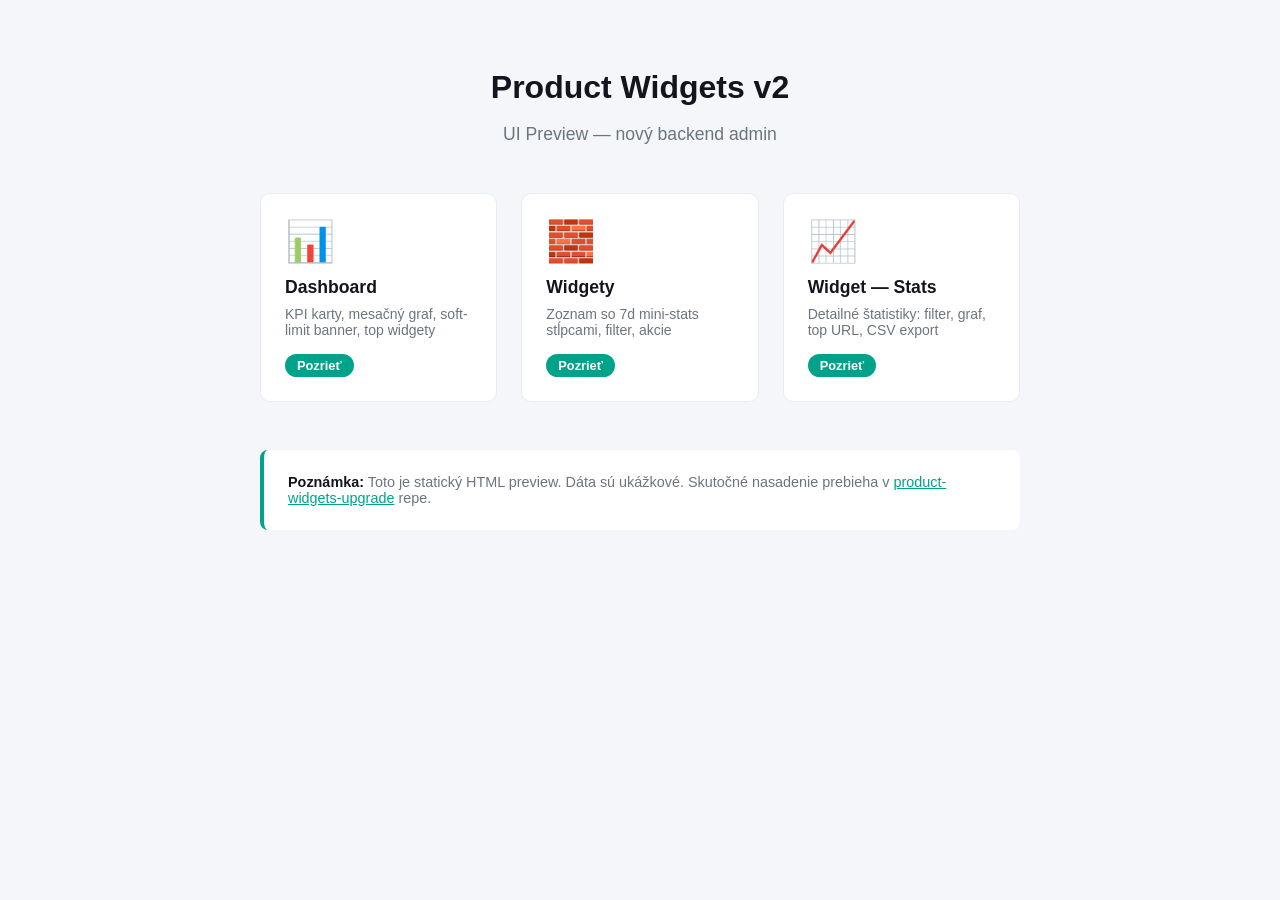
<file: index.html>
<!DOCTYPE html>
<html lang="sk">
<head>
  <meta charset="UTF-8">
  <meta name="viewport" content="width=device-width, initial-scale=1.0">
  <title>Product Widgets v2 — Preview</title>
  <link rel="stylesheet" href="styles.css">
</head>
<body style="background:#f4f6f9; font-family: -apple-system, BlinkMacSystemFont, 'Segoe UI', sans-serif; margin:0; padding: 3rem 1rem;">
  <div style="max-width: 760px; margin: 0 auto;">
    <div style="text-align:center; margin-bottom: 3rem;">
      <h1 style="font-size:2rem; color:#14141f; margin-bottom:0.5rem;">Product Widgets v2</h1>
      <p style="color:#6c757d; font-size:1.1rem;">UI Preview &mdash; nový backend admin</p>
    </div>

    <div style="display:grid; grid-template-columns: 1fr 1fr 1fr; gap: 1.5rem;">

      <a href="dashboard.html" style="text-decoration:none;">
        <div class="preview-card">
          <div class="preview-icon">📊</div>
          <h2>Dashboard</h2>
          <p>KPI karty, mesačný graf, soft-limit banner, top widgety</p>
          <span class="preview-badge">Pozrieť</span>
        </div>
      </a>

      <a href="widgets.html" style="text-decoration:none;">
        <div class="preview-card">
          <div class="preview-icon">🧱</div>
          <h2>Widgety</h2>
          <p>Zoznam so 7d mini-stats stĺpcami, filter, akcie</p>
          <span class="preview-badge">Pozrieť</span>
        </div>
      </a>

      <a href="widget-stats.html" style="text-decoration:none;">
        <div class="preview-card">
          <div class="preview-icon">📈</div>
          <h2>Widget &mdash; Stats</h2>
          <p>Detailné štatistiky: filter, graf, top URL, CSV export</p>
          <span class="preview-badge">Pozrieť</span>
        </div>
      </a>

    </div>

    <div style="margin-top: 3rem; padding: 1.5rem; background:white; border-radius:8px; border-left: 4px solid #00a28a;">
      <p style="margin:0; color:#6c757d; font-size:0.9rem;">
        <strong style="color:#14141f;">Poznámka:</strong> Toto je statický HTML preview. Dáta sú ukážkové.
        Skutočné nasadenie prebieha v
        <a href="https://github.com/GaeltaAgency/product-widgets-upgrade" style="color:#00a28a;">product-widgets-upgrade</a> repe.
      </p>
    </div>
  </div>

  <style>
    .preview-card {
      background: white;
      border-radius: 10px;
      padding: 1.5rem;
      border: 1px solid #e9ecef;
      transition: box-shadow 0.2s, transform 0.2s;
      cursor: pointer;
      color: #14141f;
      height: 100%;
      box-sizing: border-box;
    }
    .preview-card:hover {
      box-shadow: 0 4px 20px rgba(0,0,0,0.1);
      transform: translateY(-2px);
    }
    .preview-icon { font-size: 2.5rem; margin-bottom: 0.75rem; }
    .preview-card h2 { font-size: 1.1rem; margin: 0 0 0.5rem; }
    .preview-card p { color: #6c757d; font-size: 0.875rem; margin: 0 0 1rem; }
    .preview-badge {
      display: inline-block;
      background: #00a28a;
      color: white;
      padding: 0.25rem 0.75rem;
      border-radius: 20px;
      font-size: 0.8rem;
      font-weight: 600;
    }
  </style>
</body>
</html>
</file>
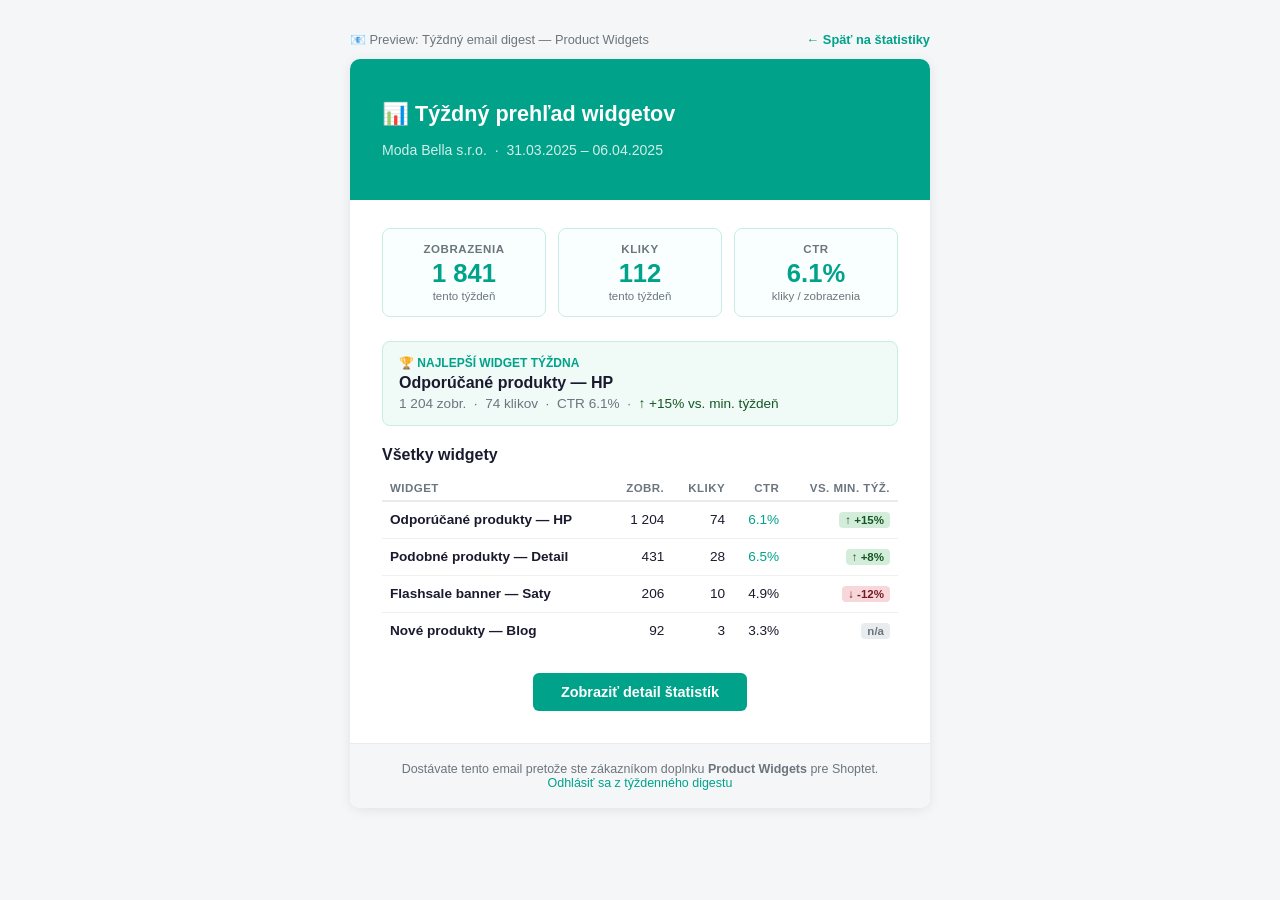
<file: digest-email.html>
<!DOCTYPE html>
<html lang="sk">
<head>
  <meta charset="UTF-8">
  <meta name="viewport" content="width=device-width, initial-scale=1">
  <title>Týždný digest — Product Widgets preview</title>
  <style>
    body{background:#f4f6f8;font-family:-apple-system,BlinkMacSystemFont,'Segoe UI',sans-serif;
         font-size:15px;color:#1a1a2e;padding:24px 12px;}
    /* meta bar */
    .meta{max-width:580px;margin:0 auto 12px;font-size:.8rem;color:#6c757d;
          display:flex;align-items:center;justify-content:space-between;}
    .meta a{color:#00a28a;text-decoration:none;font-weight:600;}
    /* email card */
    .wrap{max-width:580px;margin:0 auto;background:white;border-radius:10px;
          overflow:hidden;box-shadow:0 2px 12px rgba(0,0,0,.08);}
    .header{background:#00a28a;padding:28px 32px;}
    .header h1{color:white;font-size:1.35rem;font-weight:700;margin-bottom:4px;}
    .header p{color:rgba(255,255,255,.82);font-size:.88rem;}
    .body{padding:28px 32px;}
    .totals{display:flex;gap:12px;margin-bottom:24px;}
    .kpi{flex:1;background:#f8fffe;border:1px solid #c8ede5;border-radius:8px;
         padding:14px 12px;text-align:center;}
    .kpi-label{font-size:.72rem;font-weight:700;text-transform:uppercase;
               letter-spacing:.05em;color:#6c757d;margin-bottom:4px;}
    .kpi-val{font-size:1.6rem;font-weight:800;color:#00a28a;line-height:1.1;}
    .kpi-sub{font-size:.72rem;color:#6c757d;margin-top:3px;}
    h2{font-size:1rem;font-weight:700;color:#1a1a2e;margin-bottom:12px;}
    table{width:100%;border-collapse:collapse;font-size:.85rem;}
    th{text-align:left;font-size:.72rem;font-weight:700;text-transform:uppercase;
       letter-spacing:.04em;color:#6c757d;padding:6px 8px;
       border-bottom:2px solid #e9ecef;}
    th.r,td.r{text-align:right;}
    td{padding:10px 8px;border-bottom:1px solid #f0f0f0;vertical-align:middle;}
    tr:last-child td{border-bottom:none;}
    .w-name{font-weight:600;color:#1a1a2e;}
    .badge{display:inline-block;padding:2px 6px;border-radius:4px;
           font-size:.72rem;font-weight:700;white-space:nowrap;}
    .up{background:#d4edda;color:#155724;}
    .down{background:#f8d7da;color:#721c24;}
    .flat{background:#e9ecef;color:#6c757d;}
    .top-highlight{background:#f0faf7;border:1px solid #c8ede5;border-radius:8px;
                   padding:14px 16px;margin-bottom:20px;}
    .top-highlight .label{font-size:.75rem;font-weight:700;text-transform:uppercase;
                           color:#00a28a;margin-bottom:4px;}
    .top-highlight .name{font-size:1rem;font-weight:700;}
    .top-highlight .nums{font-size:.85rem;color:#6c757d;margin-top:4px;}
    .cta{text-align:center;margin:24px 0 4px;}
    .cta a{background:#00a28a;color:white;text-decoration:none;
           padding:11px 28px;border-radius:6px;font-weight:700;
           font-size:.9rem;display:inline-block;}
    .footer{background:#f4f6f8;padding:18px 32px;font-size:.78rem;
            color:#6c757d;text-align:center;border-top:1px solid #e9ecef;}
    .footer a{color:#00a28a;text-decoration:none;}
  </style>
</head>
<body>

<div class="meta">
  <span>📧 Preview: Týždný email digest &mdash; Product Widgets</span>
  <a href="widget-stats.html">← Späť na štatistiky</a>
</div>

<div class="wrap">

  <div class="header">
    <h1>📊 Týždný prehľad widgetov</h1>
    <p>Moda Bella s.r.o. &nbsp;&middot;&nbsp; 31.03.2025 &ndash; 06.04.2025</p>
  </div>

  <div class="body">

    <div class="totals">
      <div class="kpi">
        <div class="kpi-label">Zobrazenia</div>
        <div class="kpi-val">1 841</div>
        <div class="kpi-sub">tento týždeň</div>
      </div>
      <div class="kpi">
        <div class="kpi-label">Kliky</div>
        <div class="kpi-val">112</div>
        <div class="kpi-sub">tento týždeň</div>
      </div>
      <div class="kpi">
        <div class="kpi-label">CTR</div>
        <div class="kpi-val" style="color:#00a28a">6.1%</div>
        <div class="kpi-sub">kliky / zobrazenia</div>
      </div>
    </div>

    <div class="top-highlight">
      <div class="label">🏆 Najlepší widget týždna</div>
      <div class="name">Odporúčané produkty &mdash; HP</div>
      <div class="nums">
        1 204 zobr. &nbsp;&middot;&nbsp; 74 klikov &nbsp;&middot;&nbsp; CTR 6.1%
        &nbsp;&middot;&nbsp;
        <span style="color:#155724">&uarr; +15% vs. min. týždeň</span>
      </div>
    </div>

    <h2>Všetky widgety</h2>
    <table>
      <thead>
        <tr>
          <th>Widget</th>
          <th class="r">Zobr.</th>
          <th class="r">Kliky</th>
          <th class="r">CTR</th>
          <th class="r">vs. min. týž.</th>
        </tr>
      </thead>
      <tbody>
        <tr>
          <td class="w-name">Odporúčané produkty &mdash; HP</td>
          <td class="r">1 204</td><td class="r">74</td>
          <td class="r" style="color:#00a28a">6.1%</td>
          <td class="r"><span class="badge up">&uarr; +15%</span></td>
        </tr>
        <tr>
          <td class="w-name">Podobné produkty &mdash; Detail</td>
          <td class="r">431</td><td class="r">28</td>
          <td class="r" style="color:#00a28a">6.5%</td>
          <td class="r"><span class="badge up">&uarr; +8%</span></td>
        </tr>
        <tr>
          <td class="w-name">Flashsale banner &mdash; Saty</td>
          <td class="r">206</td><td class="r">10</td>
          <td class="r">4.9%</td>
          <td class="r"><span class="badge down">&darr; -12%</span></td>
        </tr>
        <tr>
          <td class="w-name">Nové produkty &mdash; Blog</td>
          <td class="r">92</td><td class="r">3</td>
          <td class="r">3.3%</td>
          <td class="r"><span class="badge flat">n/a</span></td>
        </tr>
      </tbody>
    </table>

    <div class="cta">
      <a href="dashboard.html">Zobraziť detail štatistík</a>
    </div>

  </div>

  <div class="footer">
    Dostávate tento email pretože ste zákazníkom doplnku <strong>Product Widgets</strong> pre Shoptet.<br>
    <a href="#">Odhlásiť sa z týždenného digestu</a>
  </div>

</div>

</body>
</html>
</file>
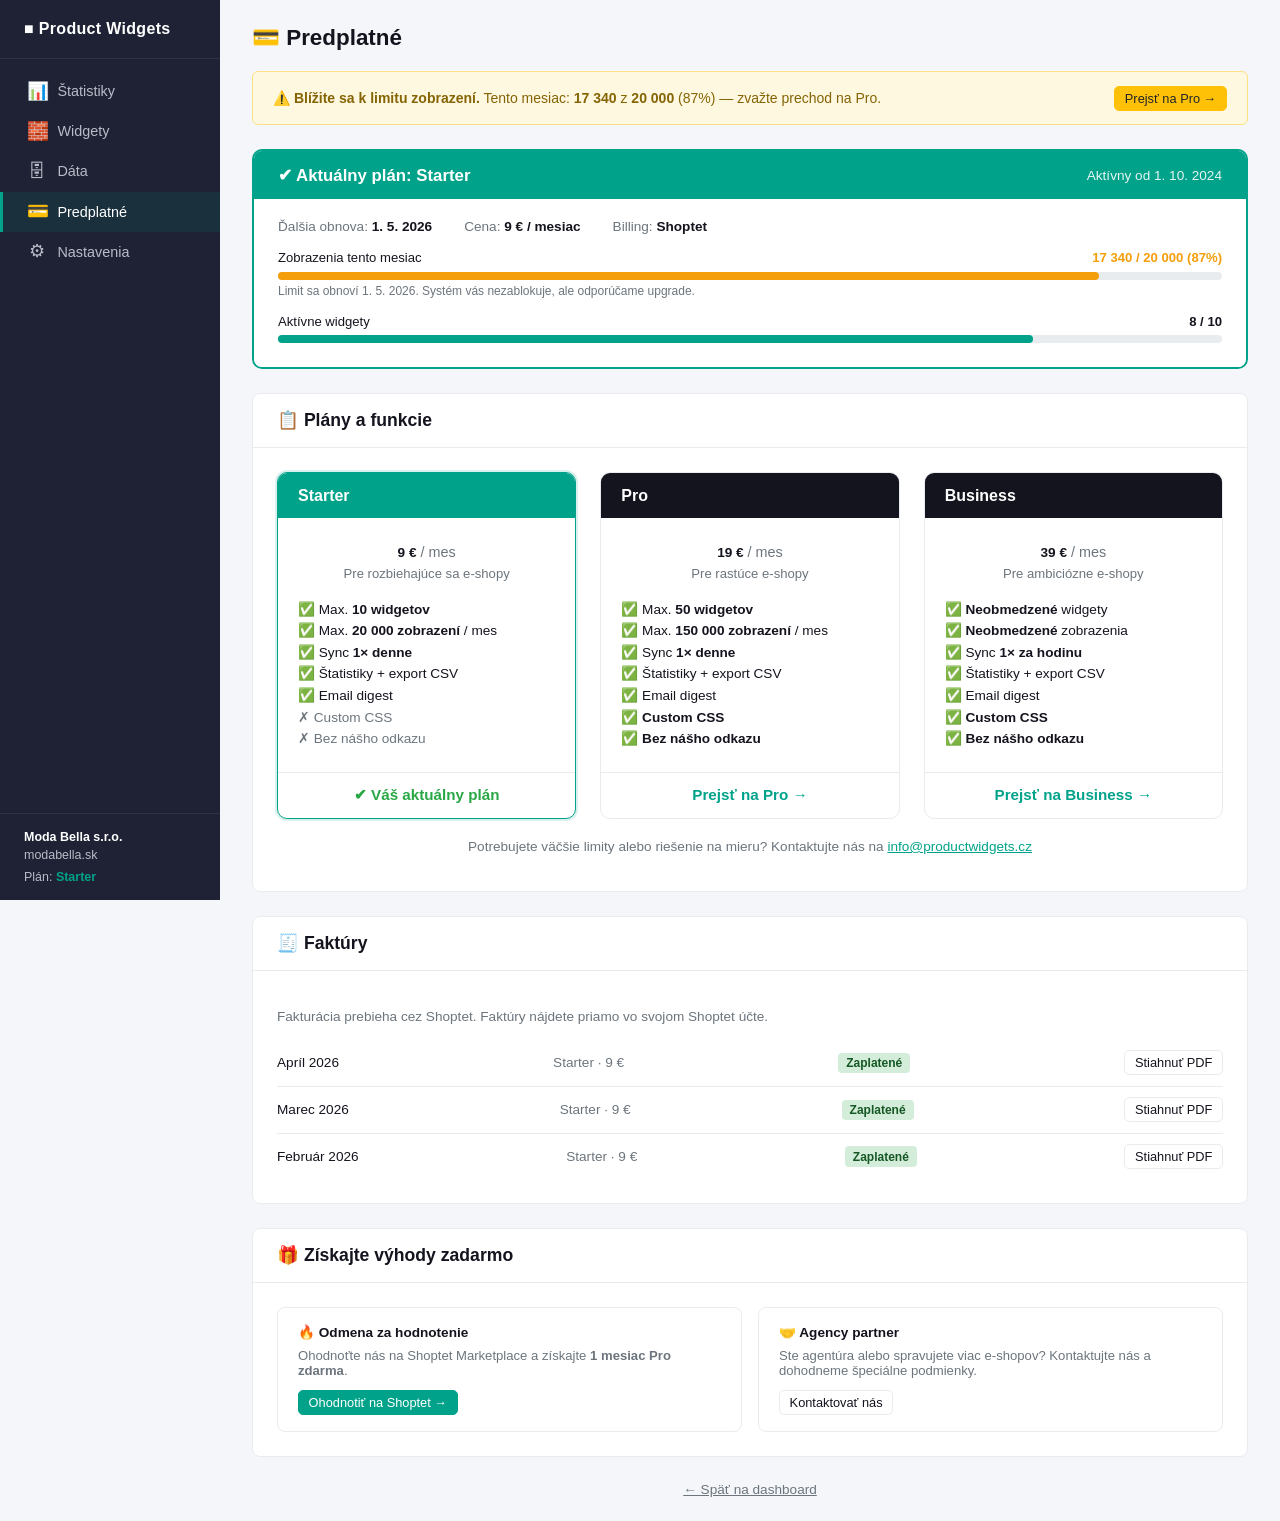
<file: predplatne.html>
<!DOCTYPE html>
<html lang="sk">
<head>
  <meta charset="UTF-8">
  <meta name="viewport" content="width=device-width, initial-scale=1.0">
  <title>Predplatné — Product Widgets v2</title>
  <link rel="stylesheet" href="styles.css">
  <style>
    /* Usage bar */
    .usage-wrap { margin: 1rem 0 0; }
    .usage-bar { height: 8px; border-radius: 4px; background: #e9ecef; margin: .4rem 0 .25rem; }
    .usage-fill { height: 8px; border-radius: 4px; background: var(--green); transition: width .3s; }
    .usage-fill.warning { background: #f59e0b; }
    .usage-fill.danger  { background: var(--danger); }

    /* Current plan card */
    .current-plan-card {
      border: 2px solid var(--green);
      border-radius: 10px;
      overflow: hidden;
      margin-bottom: 1.5rem;
    }
    .current-plan-header {
      background: var(--green);
      color: white;
      padding: .85rem 1.5rem;
      display: flex;
      align-items: center;
      justify-content: space-between;
    }
    .current-plan-header h2 { margin:0; font-size:1.05rem; color:white; }
    .current-plan-body { padding: 1.25rem 1.5rem; background: white; }
    .plan-meta { display:flex; gap:2rem; flex-wrap:wrap; margin-bottom:.75rem; font-size:.85rem; }
    .plan-meta span { color: var(--muted); }
    .plan-meta strong { color: var(--dark); }

    /* Offer cards */
    .offer-cards-row { display:flex; gap:1rem; flex-wrap:wrap; }
    .offer-card {
      flex:1; min-width:220px;
      border:1px solid var(--border);
      border-radius:8px;
      padding:1rem 1.25rem;
      background:white;
    }
    .offer-card h6 { font-size:.85rem; font-weight:700; margin:0 0 .5rem; display:flex; align-items:center; gap:.35rem; }
    .offer-card p { font-size:.82rem; color:var(--muted); margin:0 0 .75rem; }

    /* Check / cross icons inline */
    .feat-yes { color: var(--success); font-weight:700; }
    .feat-no  { color: var(--muted); }

    /* Invoices section */
    .invoice-row {
      display:flex; align-items:center; justify-content:space-between;
      padding:.65rem 0;
      border-bottom:1px solid var(--border);
      font-size:.85rem;
    }
    .invoice-row:last-child { border-bottom:none; }
  </style>
</head>
<body>
<div class="layout">

  <nav class="sidebar">
    <div class="sidebar-logo">&#9632; Product Widgets</div>
    <div class="sidebar-nav">
      <a href="dashboard.html"><span class="icon">📊</span> Štatistiky</a>
      <a href="widgets.html"><span class="icon">🧱</span> Widgety</a>
      <a href="#"><span class="icon">🗄</span> Dáta</a>
      <a href="predplatne.html" class="active"><span class="icon">💳</span> Predplatné</a>
      <a href="#"><span class="icon">&#9881;</span> Nastavenia</a>
    </div>
    <div class="sidebar-footer">
      <div style="font-weight:600;color:white;margin-bottom:.25rem;">Moda Bella s.r.o.</div>
      <div>modabella.sk</div>
      <div style="margin-top:.5rem;">Plán: <span style="color:#00a28a;font-weight:600;">Starter</span></div>
    </div>
  </nav>

  <main class="main">
    <div class="page-title">💳 Predplatné</div>

    <!-- SOFT LIMIT BANNER (87%) -->
    <div class="alert alert-warning" style="margin-bottom:1.5rem;">
      <div>
        ⚠️ <strong>Blížite sa k limitu zobrazení.</strong>
        Tento mesiac: <strong>17 340</strong> z <strong>20 000</strong> (87%) — zvažte prechod na Pro.
      </div>
      <a href="#pricing" class="btn btn-warning btn-sm">Prejsť na Pro &rarr;</a>
    </div>

    <!-- AKTUALNY PLAN -->
    <div class="current-plan-card">
      <div class="current-plan-header">
        <h2>✔ Aktuálny plán: <strong>Starter</strong></h2>
        <span style="font-size:.85rem;opacity:.9;">Aktívny od 1. 10. 2024</span>
      </div>
      <div class="current-plan-body">
        <div class="plan-meta">
          <span>Ďalšia obnova: <strong>1. 5. 2026</strong></span>
          <span>Cena: <strong>9 € / mesiac</strong></span>
          <span>Billing: <strong>Shoptet</strong></span>
        </div>

        <div class="usage-wrap">
          <div style="display:flex;justify-content:space-between;font-size:.82rem;">
            <span>Zobrazenia tento mesiac</span>
            <span style="font-weight:600;color:#f59e0b;">17 340 / 20 000 (87%)</span>
          </div>
          <div class="usage-bar">
            <div class="usage-fill warning" style="width:87%;"></div>
          </div>
          <div style="font-size:.75rem;color:var(--muted);">Limit sa obnoví 1. 5. 2026. Systém vás nezablokuje, ale odporúčame upgrade.</div>
        </div>

        <div class="usage-wrap">
          <div style="display:flex;justify-content:space-between;font-size:.82rem;">
            <span>Aktívne widgety</span>
            <span style="font-weight:600;">8 / 10</span>
          </div>
          <div class="usage-bar">
            <div class="usage-fill" style="width:80%;"></div>
          </div>
        </div>
      </div>
    </div>

    <!-- POROVNANIE PLANON -->
    <div class="card" id="pricing">
      <div class="card-header">
        <h2>📋 Plány a funkcie</h2>
      </div>
      <div class="card-body">
        <div class="pricing-row">

          <!-- STARTER (active) -->
          <div class="pricing-plan active">
            <h2 class="heading">Starter</h2>
            <div class="body">
              <div style="text-align:center;margin-bottom:1.25rem;">
                <p class="price">9 €<small> / mes</small></p>
                <p style="color:var(--muted);font-size:.82rem;margin:0;">Pre rozbiehajúce sa e-shopy</p>
              </div>
              <p>✅ Max. <strong>10 widgetov</strong></p>
              <p>✅ Max. <strong>20 000 zobrazení</strong> / mes</p>
              <p>✅ Sync <strong>1× denne</strong></p>
              <p>✅ Štatistiky + export CSV</p>
              <p>✅ Email digest</p>
              <p class="feat-no">✗ Custom CSS</p>
              <p class="feat-no">✗ Bez nášho odkazu</p>
            </div>
            <div class="footer">
              <button disabled style="color:var(--success);font-weight:700;">✔ Váš aktuálny plán</button>
            </div>
          </div>

          <!-- PRO -->
          <div class="pricing-plan">
            <h2 class="heading">Pro</h2>
            <div class="body">
              <div style="text-align:center;margin-bottom:1.25rem;">
                <p class="price">19 €<small> / mes</small></p>
                <p style="color:var(--muted);font-size:.82rem;margin:0;">Pre rastúce e-shopy</p>
              </div>
              <p>✅ Max. <strong>50 widgetov</strong></p>
              <p>✅ Max. <strong>150 000 zobrazení</strong> / mes</p>
              <p>✅ Sync <strong>1× denne</strong></p>
              <p>✅ Štatistiky + export CSV</p>
              <p>✅ Email digest</p>
              <p>✅ <strong>Custom CSS</strong></p>
              <p>✅ <strong>Bez nášho odkazu</strong></p>
            </div>
            <div class="footer">
              <a href="#">Prejsť na Pro &rarr;</a>
            </div>
          </div>

          <!-- BUSINESS -->
          <div class="pricing-plan">
            <h2 class="heading">Business</h2>
            <div class="body">
              <div style="text-align:center;margin-bottom:1.25rem;">
                <p class="price">39 €<small> / mes</small></p>
                <p style="color:var(--muted);font-size:.82rem;margin:0;">Pre ambiciózne e-shopy</p>
              </div>
              <p>✅ <strong>Neobmedzené</strong> widgety</p>
              <p>✅ <strong>Neobmedzené</strong> zobrazenia</p>
              <p>✅ Sync <strong>1× za hodinu</strong></p>
              <p>✅ Štatistiky + export CSV</p>
              <p>✅ Email digest</p>
              <p>✅ <strong>Custom CSS</strong></p>
              <p>✅ <strong>Bez nášho odkazu</strong></p>
            </div>
            <div class="footer">
              <a href="#">Prejsť na Business &rarr;</a>
            </div>
          </div>

        </div>
        <p style="margin-top:1.25rem;text-align:center;font-size:.85rem;color:var(--muted);">Potrebujete väčšie limity alebo riešenie na mieru? Kontaktujte nás na <a href="mailto:info@productwidgets.cz">info@productwidgets.cz</a></p>
      </div>
    </div>

    <!-- FAKTURY -->
    <div class="card">
      <div class="card-header"><h2>🧾 Faktúry</h2></div>
      <div class="card-body">
        <p style="font-size:.85rem;color:var(--muted);margin-bottom:1rem;">Fakturácia prebieha cez Shoptet. Faktúry nájdete priamo vo svojom Shoptet účte.</p>
        <div class="invoice-row">
          <span>Apríl 2026</span>
          <span style="color:var(--muted);">Starter · 9 €</span>
          <span class="badge badge-success">Zaplatené</span>
          <a href="#" class="btn btn-sm btn-outline">Stiahnuť PDF</a>
        </div>
        <div class="invoice-row">
          <span>Marec 2026</span>
          <span style="color:var(--muted);">Starter · 9 €</span>
          <span class="badge badge-success">Zaplatené</span>
          <a href="#" class="btn btn-sm btn-outline">Stiahnuť PDF</a>
        </div>
        <div class="invoice-row">
          <span>Február 2026</span>
          <span style="color:var(--muted);">Starter · 9 €</span>
          <span class="badge badge-success">Zaplatené</span>
          <a href="#" class="btn btn-sm btn-outline">Stiahnuť PDF</a>
        </div>
      </div>
    </div>

    <!-- FREE BENEFITS -->
    <div class="card">
      <div class="card-header"><h2>🎁 Získajte výhody zadarmo</h2></div>
      <div class="card-body">
        <div class="offer-cards-row">

          <!-- Rating reward -->
          <div class="offer-card">
            <h6>🔥 Odmena za hodnotenie</h6>
            <p>Ohodnoťte nás na Shoptet Marketplace a získajte <strong>1 mesiac Pro zdarma</strong>.</p>
            <a href="https://doplnky.shoptet.cz/product-widgets#section-ratings" target="_blank" class="btn btn-success btn-sm">Ohodnotiť na Shoptet &rarr;</a>
          </div>

          <!-- Agency reward -->
          <div class="offer-card">
            <h6>🤝 Agency partner</h6>
            <p>Ste agentúra alebo spravujete viac e-shopov? Kontaktujte nás a dohodneme špeciálne podmienky.</p>
            <a href="mailto:info@productwidgets.cz" class="btn btn-outline btn-sm">Kontaktovať nás</a>
          </div>

        </div>
      </div>
    </div>

    <div style="text-align:center;margin-top:1rem;">
      <a href="dashboard.html" style="color:var(--muted);font-size:.85rem;">&larr; Späť na dashboard</a>
    </div>
  </main>
</div>
</body>
</html>
</file>
<file: styles.css>
/* Product Widgets v2 Preview Styles */
:root {
  --green: #00a28a;
  --green-dark: #008a75;
  --blue: #30619e;
  --dark: #14141f;
  --sidebar-bg: #1e2234;
  --sidebar-text: #b8bcc8;
  --sidebar-active: #00a28a;
  --border: #e9ecef;
  --muted: #6c757d;
  --danger: #dc3545;
  --warning: #ffc107;
  --success: #28a745;
  --bg: #f4f6f9;
  --white: #ffffff;
}

* { box-sizing: border-box; }
body { margin:0; font-family: -apple-system, BlinkMacSystemFont, 'Segoe UI', Roboto, sans-serif; font-size: 14px; background: var(--bg); color: var(--dark); }
a { color: var(--green); }

/* Layout */
.layout { display: flex; min-height: 100vh; }

/* Sidebar */
.sidebar {
  width: 220px;
  min-height: 100vh;
  background: var(--sidebar-bg);
  display: flex;
  flex-direction: column;
  flex-shrink: 0;
  position: fixed;
  top: 0; left: 0; bottom: 0;
}
.sidebar-logo {
  padding: 1.25rem 1.5rem;
  border-bottom: 1px solid rgba(255,255,255,0.07);
  font-size: 1rem;
  font-weight: 700;
  color: white;
  letter-spacing: 0.02em;
}
.sidebar-nav { flex: 1; padding: 0.75rem 0; }
.sidebar-nav a {
  display: flex;
  align-items: center;
  gap: 0.65rem;
  padding: 0.6rem 1.5rem;
  color: var(--sidebar-text);
  text-decoration: none;
  font-size: 0.9rem;
  transition: background 0.15s, color 0.15s;
  border-left: 3px solid transparent;
}
.sidebar-nav a:hover { background: rgba(255,255,255,0.05); color: white; }
.sidebar-nav a.active { color: white; border-left-color: var(--green); background: rgba(0,162,138,0.1); }
.sidebar-nav .icon { font-size: 1.1rem; width: 20px; text-align: center; }
.sidebar-footer {
  padding: 1rem 1.5rem;
  border-top: 1px solid rgba(255,255,255,0.07);
  color: var(--sidebar-text);
  font-size: 0.78rem;
}

/* Main content */
.main { margin-left: 220px; padding: 1.5rem 2rem; flex: 1; }

/* Cards */
.card {
  background: white;
  border-radius: 8px;
  border: 1px solid var(--border);
  margin-bottom: 1.5rem;
}
.card-header {
  padding: 1rem 1.5rem;
  border-bottom: 1px solid var(--border);
  display: flex;
  align-items: center;
  justify-content: space-between;
}
.card-header h1, .card-header h2 { margin: 0; font-size: 1.1rem; display:flex; align-items:center; gap:0.5rem; }
.card-body { padding: 1.5rem; }

/* KPI metrics */
.metric-row { display: flex; gap: 1rem; margin-bottom: 1.5rem; }
.metric {
  flex: 1;
  background: white;
  border: 1px solid var(--border);
  border-radius: 8px;
  padding: 1rem 1.25rem;
  text-align: center;
}
.metric-label { font-size: 0.75rem; font-weight: 600; text-transform: uppercase; letter-spacing: 0.05em; color: var(--muted); margin: 0 0 0.25rem; }
.metric-value { font-size: 2rem; font-weight: 700; color: var(--dark); margin: 0; line-height: 1.1; }
.metric-sub { font-size: 0.75rem; color: var(--muted); margin: 0.25rem 0 0; }

/* Alert */
.alert {
  padding: 0.85rem 1.25rem;
  border-radius: 6px;
  margin-bottom: 1rem;
  display: flex;
  align-items: center;
  justify-content: space-between;
  gap: 1rem;
}
.alert-warning { background: #fff8e1; border: 1px solid #ffe082; color: #856404; }
.alert-info { background: #e8f4fd; border: 1px solid #b8daff; color: #0c5460; }

/* Buttons */
.btn {
  display: inline-flex; align-items: center; gap: 0.35rem;
  padding: 0.375rem 0.85rem;
  border-radius: 5px;
  font-size: 0.85rem;
  font-weight: 500;
  cursor: pointer;
  text-decoration: none;
  border: 1px solid transparent;
  white-space: nowrap;
  transition: background 0.15s;
}
.btn-success { background: var(--green); color: white; border-color: var(--green); }
.btn-success:hover { background: var(--green-dark); color: white; }
.btn-sm { padding: 0.25rem 0.6rem; font-size: 0.8rem; }
.btn-warning { background: #ffc107; color: #212529; border-color: #ffc107; }
.btn-outline { background: transparent; border-color: var(--border); color: var(--dark); }
.btn-outline:hover { background: var(--bg); color: var(--dark); }
.btn-danger { background: var(--danger); color: white; }
.btn-lg { padding: 0.5rem 1.25rem; font-size: 1rem; }

/* Tables */
table { width: 100%; border-collapse: collapse; }
thead th { text-align: left; padding: 0.6rem 0.75rem; font-size: 0.78rem; text-transform: uppercase; letter-spacing: 0.04em; color: var(--muted); border-bottom: 2px solid var(--border); }
tbody tr { border-bottom: 1px solid var(--border); transition: background 0.1s; }
tbody tr:hover { background: #f8f9fa; }
td { padding: 0.65rem 0.75rem; vertical-align: middle; }
tfoot td { padding: 0.65rem 0.75rem; font-weight: 600; border-top: 2px solid var(--border); }
.text-right { text-align: right; }
.text-center { text-align: center; }
.text-muted { color: var(--muted); }
.text-success { color: var(--success); }
.text-danger { color: var(--danger); }

/* Badge */
.badge { display: inline-block; padding: 0.2rem 0.5rem; border-radius: 4px; font-size: 0.75rem; font-weight: 600; }
.badge-success { background: #d4edda; color: #155724; }
.badge-secondary { background: #e9ecef; color: #495057; }

/* Time filter tabs */
.time-filter { display: flex; gap: 0.5rem; align-items: center; margin-bottom: 1rem; }
.time-filter a {
  padding: 0.25rem 0.75rem;
  border-radius: 20px;
  font-size: 0.8rem;
  font-weight: 600;
  text-decoration: none;
  border: 1px solid var(--border);
  color: var(--muted);
  transition: all 0.15s;
}
.time-filter a.active, .time-filter a:hover { background: var(--green); color: white; border-color: var(--green); }
.time-filter .ml-auto { margin-left: auto; }

/* Pricing */
.pricing-row { display: flex; gap: 1.5rem; flex-wrap: wrap; }
.pricing-plan {
  flex: 1; min-width: 200px;
  border: 1px solid var(--border);
  border-radius: 10px;
  overflow: hidden;
}
.pricing-plan.active { border-color: var(--green); box-shadow: 0 0 0 2px rgba(0,162,138,0.15); }
.pricing-plan .heading { background: var(--dark); color: white; margin:0; padding: 0.85rem 1.25rem; font-size:1rem; }
.pricing-plan.active .heading { background: var(--green); }
.pricing-plan .body { padding: 1.25rem; }
.pricing-plan .price { font-size: 1.75rem; font-weight: 700; margin: 0 0 0.25rem; }
.pricing-plan .price small { font-size: 0.9rem; font-weight: 400; color: var(--muted); }
.pricing-plan .body p { margin: 0.35rem 0; font-size: 0.85rem; }
.pricing-plan .footer { border-top: 1px solid var(--border); }
.pricing-plan .footer a, .pricing-plan .footer button {
  display: block; width: 100%;
  padding: 0.85rem 1.25rem;
  text-align: center;
  font-size: 0.95rem;
  font-weight: 600;
  color: var(--green);
  text-decoration: none;
  background: transparent;
  border: none;
  cursor: pointer;
  transition: background 0.15s;
}
.pricing-plan .footer a:hover { background: #f0faf8; }
.pricing-plan.active .footer a, .pricing-plan.active .footer button { color: var(--muted); cursor: default; }

/* Thumbnail */
.img-thumb { height: 36px; width: 36px; border-radius: 4px; object-fit: cover; border: 1px solid var(--border); margin-right: 2px; }

/* Page title */
.page-title { font-size: 1.4rem; font-weight: 700; margin: 0 0 1.25rem; display: flex; align-items: center; gap: 0.5rem; }

/* Section heading */
h2.section-title { font-size: 1rem; font-weight: 700; margin: 1.5rem 0 0.75rem; padding-bottom: 0.5rem; border-bottom: 1px solid var(--border); }

/* Chart container */
.chart-container { width: 100%; min-height: 220px; }
</file>
